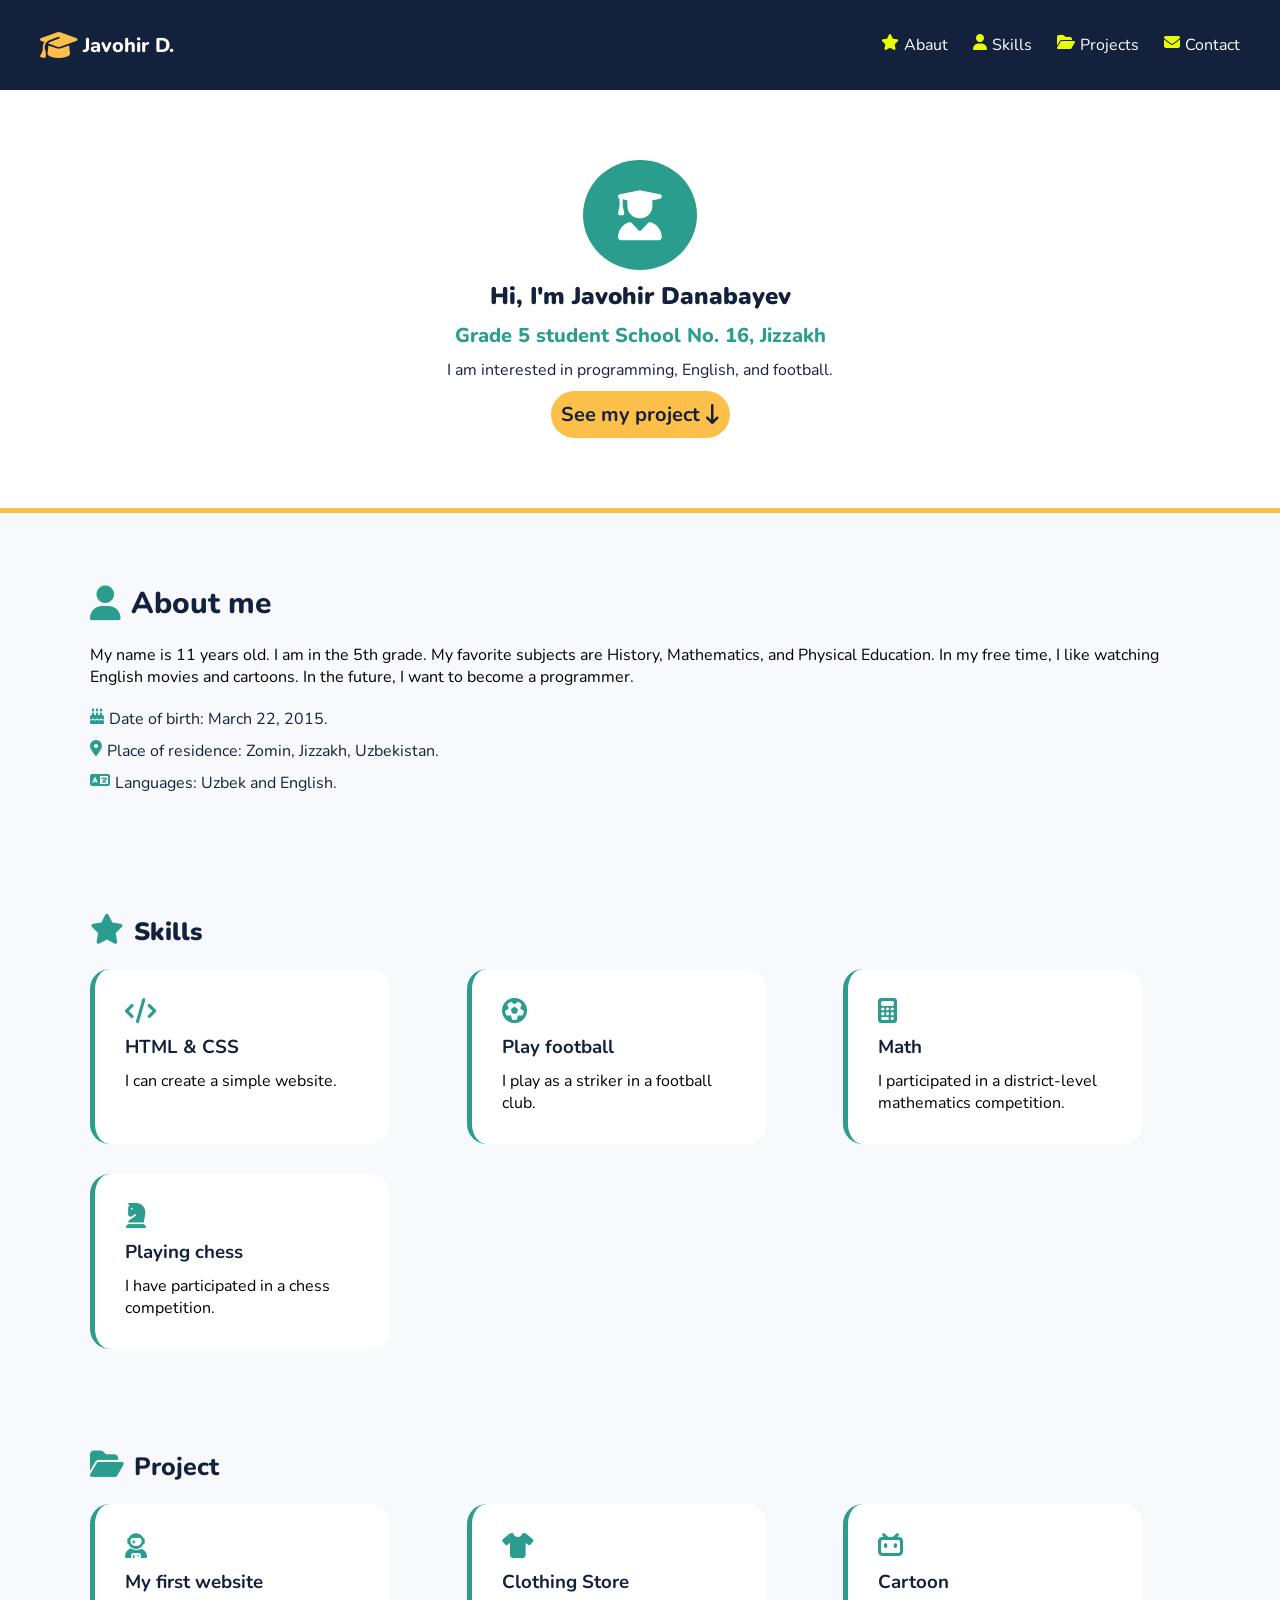
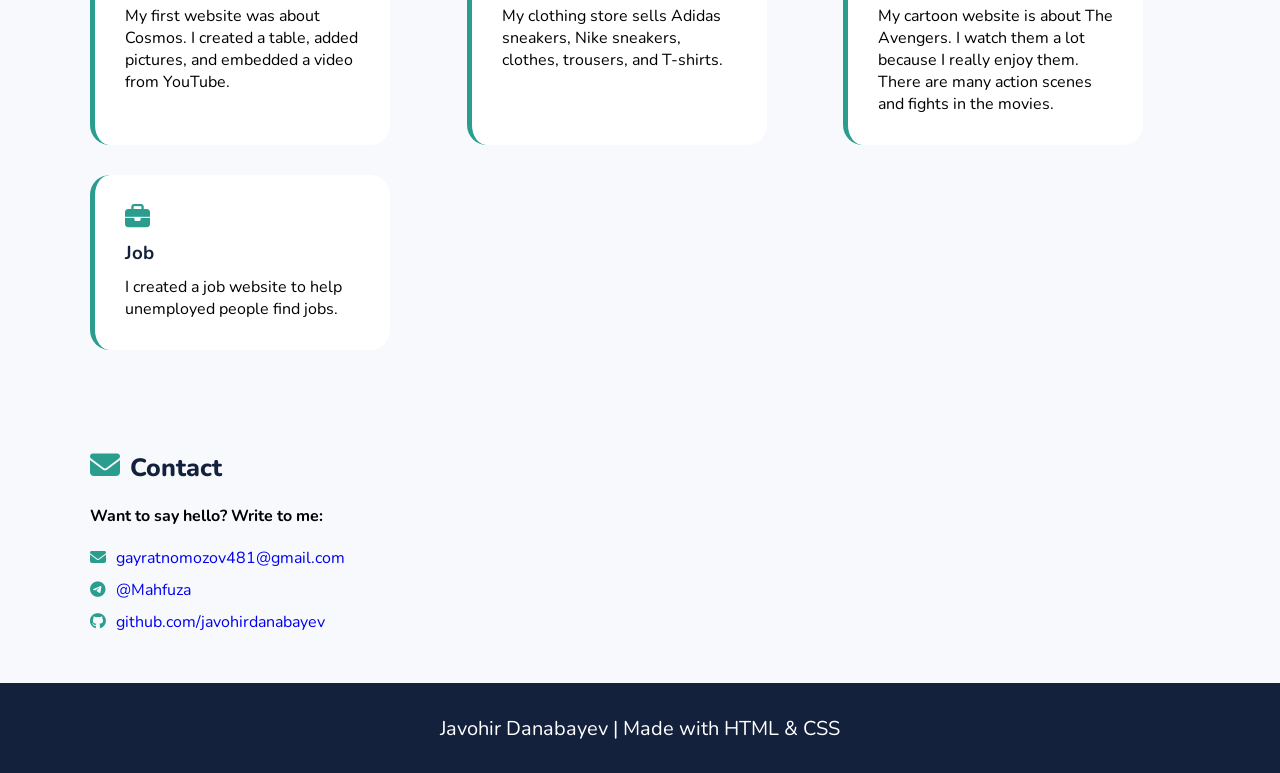
<file: index.html>
<!DOCTYPE html>
<html lang="en">
<head>
    <meta charset="UTF-8">
    <meta name="viewport" content="width=device-width, initial-scale=1.0">
    <title>Javohir Danabayev</title>
    <link rel="stylesheet" href="https://cdnjs.cloudflare.com/ajax/libs/font-awesome/6.5.1/css/all.min.css">
    <link href="https://fonts.googleapis.com/css2?family=Nunito:ital,wght@0,200..1000;1,200..1000&display=swap" rel="stylesheet">
</head>
<link rel="stylesheet" href="./style.css">
<body>
    <nav>
        <div class="logo">
            <i class="fa-solid fa-graduation-cap"></i>
            <p class="ism">Javohir D.</p>
        </div>
        <ol class="menu">
             <li><a href="#about" class="link">
                <i class="fa-solid fa-star icon"></i>
                <p class="menu_items">Abaut</p>
            </a></li>
            <li><a href="#skills" class="link">
                <i class="fa-solid fa-user icon"></i>
                <p class="menu_items">Skills</p>
            </a></li>
            <li><a href="#project" class="link">
                <i class="fa-solid fa-folder-open icon"></i>
                <p class="menu_items">Projects</p>
            </a></li>
            <li><a href="#email" class="link">
                <i class="fa-solid fa-envelope icon"></i>
                <p class="menu_items">Contact</p>
            </a></li>
        </ol>
    </nav>
    <main>
        <section class="birinchi">
            <i class="fa-solid fa-user-graduate"></i>
            <h1 class="salomlash">Hi, I'm Javohir Danabayev</h1>
            <p class="sinf">Grade 5 student School No. 16, Jizzakh</p>
            <p class="qiziqish">I am interested in programming, English, and football.</p>
            <button>See my project <i class="fa-solid fa-arrow-down-long"></i></button>
        </section>
        
    <hr class="uzun">
    <section class="ikkinchi" id="about">
        <div class="haqida">
            <i class="fa-solid fa-user"></i>
            <h3>About me</h3>
        </div>
        <p>My name is 11 years old. I am in the 5th grade. My favorite subjects are History, Mathematics, and Physical Education. In my free time, I like watching English movies and cartoons. In the future, I want to become a programmer.</p>
        <ol>
            <li>
                <i class="fa-solid fa-cake"></i>
                <p>Date of birth: March 22, 2015.</p>
            </li>
            <li>
                <i class="fa-solid fa-location-dot"></i>
                <p>Place of residence: Zomin, Jizzakh, Uzbekistan.</p>
            </li>
            <li>
                <i class="fa-solid fa-language"></i>
                <p>Languages: Uzbek and English.</p>
            </li>
        </ol>
    </section>
    <section class="uchinchi" id="skills">
        <div>
            <i class="fa-solid fa-star"></i>
            <h3>Skills</h3>
        </div>
        <ol>
            <li>
                <i class="fa-solid fa-code"></i>
                <h3>HTML & CSS</h3>
                <p>I can create a simple website.</p>
            </li>
            <li>
                <i class="fa-solid fa-futbol"></i>
                <h3>Play football</h3>
                <p>I play as a striker in a football club.</p>
            </li>
            <li>
                <i class="fa-solid fa-calculator"></i>
                <h3>Math</h3>
                <p>I participated in a district-level mathematics competition.</p>
            </li>
            <li>
                <i class="fa-solid fa-chess-knight"></i>
                <h3>Playing chess</h3>
                <p>I have participated in a chess competition.</p>
            </li>
        </ol>
    </section>
    <section class="tortinchi" id="project">
        <div>
            <i class="fa-solid fa-folder-open"></i>
            <h3>Project</h3>
        </div>
        <ol>
            <li>
                <i class="fa-solid fa-user-astronaut"></i>
                <h3>My first website</h3>
                <p>My first website was about Cosmos. I created a table, added pictures, and embedded a video from YouTube.</p>
            </li>
            <li>
                <i class="fa-solid fa-shirt"></i>
                <h3>Clothing Store</h3>
                <p>My clothing store sells Adidas sneakers, Nike sneakers, clothes, trousers, and T-shirts.</p>
            </li>
            <li>
                <i class="fa-brands fa-bilibili"></i>
                <h3>Cartoon</h3>
                <p>My cartoon website is about The Avengers. I watch them a lot because I really enjoy them. There are many action scenes and fights in the movies.</p>
            </li>
            <li>
                <i class="fa-solid fa-briefcase"></i>
                <h3>Job</h3>
                <p>I created a job website to help unemployed people find jobs.</p>
            </li>
        </ol>
    </section>
    <section class="beshinchi" id="email">
        <div>
            <i class="fa-solid fa-envelope"></i>
            <h3>Contact</h3>
        </div>
        <h4>Want to say hello? Write to me:</h4>
        <ol>
            <li>
                <i class="fa-solid fa-envelope"></i>
                <a href="mailto:gayratnomozov481@gmail.com">gayratnomozov481@gmail.com</a>
            </li>
            <li>
                <i class="fa-brands fa-telegram"></i>
                <a href="https//:t.me/Mahfuza">@Mahfuza</a>
            </li>
            <li>
                <i class="fa-brands fa-github"></i>
                <a href="https://github.com/javohirdanabayev">github.com/javohirdanabayev</a>
            </li>
        </ol>
    </section>
    </main> 
    <footer>
        <p>Javohir Danabayev | Made with HTML & CSS</p>
    </footer>
</body>
</html>
</file>
<file: style.css>
*{
    box-sizing: border-box;
    padding: 0;
    margin: 0;
    font-family: "Nunito", sans-serif;
}

nav{
    height: 90px;
    background-color: #14213d;
    display: flex;
    align-items: center;
    padding: 40px;
    justify-content: space-between;
    position: sticky;
    top: 0;
}

.logo {
    display: flex;
    align-items: center;
    gap: 5px;
}

.fa-graduation-cap{
    color: #fcbf49;
    font-size: 30px;
}

.ism {
    color: white;
    font-size: 20px;
    font-weight: 800;
}

.menu{
    color: white;
    list-style-type: none;
    display: flex;
    gap: 25px;
    align-items: center;
}

.link{
    color: white;
    text-decoration: none;
    display: flex;
    gap: 5px;
}


.icon{
    font: 15px;
    color: rgb(232, 253, 2);
}

.link:hover{
    background-color: cadetblue;
    padding: 10px;
    border-radius: 30px;
}

.birinchi {
    display: flex;
    flex-direction: column;
    align-items: center;
    padding: 70px;
    gap: 10px;

}

.fa-user-graduate {
    font-size: 50px;
    background-color: #2a9d8f;
    padding: 30px;
    border-radius: 50%;
    padding-left: 35px;
    padding-right: 35px;
    color: white;
}

.salomlash {
    color: #14213d;
    font-weight: 900;
}

.sinf {
    color: #2a9d8f;
    font-size: 20px;
    font-weight: 800;
}

.qiziqish {
    color: #14213d;
}

button {
    background-color: #fcbf49;
    padding: 10px;
    border-radius: 30px;
    border: none;
    color: #14213d;
    font-size: 20px;
    font-weight: 700;
}

.fa-arrow-down-long{
    color: #14213d;
}

.uzun {
    background-color: #fcbf49;
    height: 5px;
    border: none;
}

.ikkinchi {
    display: flex;
    flex-direction: column;
    padding: 70px 90px;
    gap: 20px;
    background-color: #f7f9fd;
    scroll-margin-top: 70px;
}

.haqida {
    display: flex;
    align-items: center;
    gap: 10px;
}

.haqida i {
    font-size: 35px;
    color: #2a9d8f;
}

.haqida h3 {
    font-size: 30px;
    color: #14213d;
    font-weight: 800;
}

.tavsif {
    color: #14213d;
}

.ikkinchi ol {
    display: flex;
    flex-direction: column;
    list-style-type: none;
    gap: 10px;
}

.ikkinchi ol li {
    display: flex;
    gap: 5px;
}

.ikkinchi ol li i {
    color: #2a9d8f;
}

.ikkinchi ol li p {
    color: #14213d;
}

.uchinchi {
    display: flex;
    flex-direction: column;
    padding: 50px 90px;
    background-color: #f7f9fd;
    gap: 20px;
     scroll-margin-top: 70px;
}

.uchinchi div {
    display: flex;
    gap: 10px;
    align-items: baseline;
}

.uchinchi div i {
    color: #2a9d8f;
    font-size: 30px;
}

.uchinchi div h3 {
    color: #14213d;
    font-size: 25px;
    font-weight: 900;
}

.uchinchi ol {
    list-style-type: none;
    display: grid;
    grid-template-columns: repeat(3, auto);
    gap: 30px;
}


.uchinchi ol li {
    display: flex;
    flex-direction: column;
    gap: 10px;
    background-color: #fff;
    border-radius: 20px;
    border-left: 5px solid #2a9d8f;
    padding: 30px;
    width: 300px;
}

.uchinchi ol li i {
    color: #2a9d8f;
    font-size: 25px;
}

.uchinchi ol li h3 {
    color: #14213d;
}

.tortinchi {
    display: flex;
    flex-direction: column;
    padding: 50px 90px;
    background-color: #f7f9fd;
    gap: 20px;
     scroll-margin-top: 70px;
} 

.tortinchi div {
    display: flex;
    gap: 10px;
    align-items: baseline;
}

.tortinchi div i {
    color: #2a9d8f;
    font-size: 30px;
}

.tortinchi div h3 {
    color: #14213d;
    font-size: 25px;
    font-weight: 800;
}

.tortinchi ol {
    list-style-type: none;
    display: grid;
    grid-template-columns: repeat(3, auto);
    gap: 30px;
}

.tortinchi ol li {
    display: flex;
    flex-direction: column; 
    gap: 10px;
    background-color: #fff;
    border-radius: 20px;
    border-left: 5px solid #2a9d8f;
    padding: 30px;
    width: 300px;
}

.tortinchi ol li i {
    color: #2a9d8f;
    font-size: 25px;
}

.tortinchi ol li h3 {
    color: #14213d;
}

.beshinchi {
    display: flex;
    flex-direction: column;
    padding: 50px 90px;
    background-color: #f7f9fd;
    gap: 20px;
}

.beshinchi div {
    display: flex;
    gap: 10px;
    align-items: baseline;
}

.beshinchi div i {
    color: #2a9d8f;
    font-size: 30px;
    font-weight: 800;
}

.beshinchi div h3 {
    color: #14213d;
    font-size: 25px;
    font-weight: 800;
}

.beshinchi h3 {
    color: #14213d;
}

.beshinchi ol {
    list-style-type: none;
    display: flex;
    flex-direction: column;
    gap: 10px;
}

.beshinchi ol li {
    display: flex;
    gap: 10px;
    align-items: baseline;
}

.beshinchi ol li i {
    color: #2a9d8f;
}

footer {
    background-color: #14213d;
    height: 90px;
    color: white;
    display: flex;
    align-items: center;
    justify-content: center;
    font-size: 20px;
}

.beshinchi ol a {
    text-decoration: none;
}
</file>
